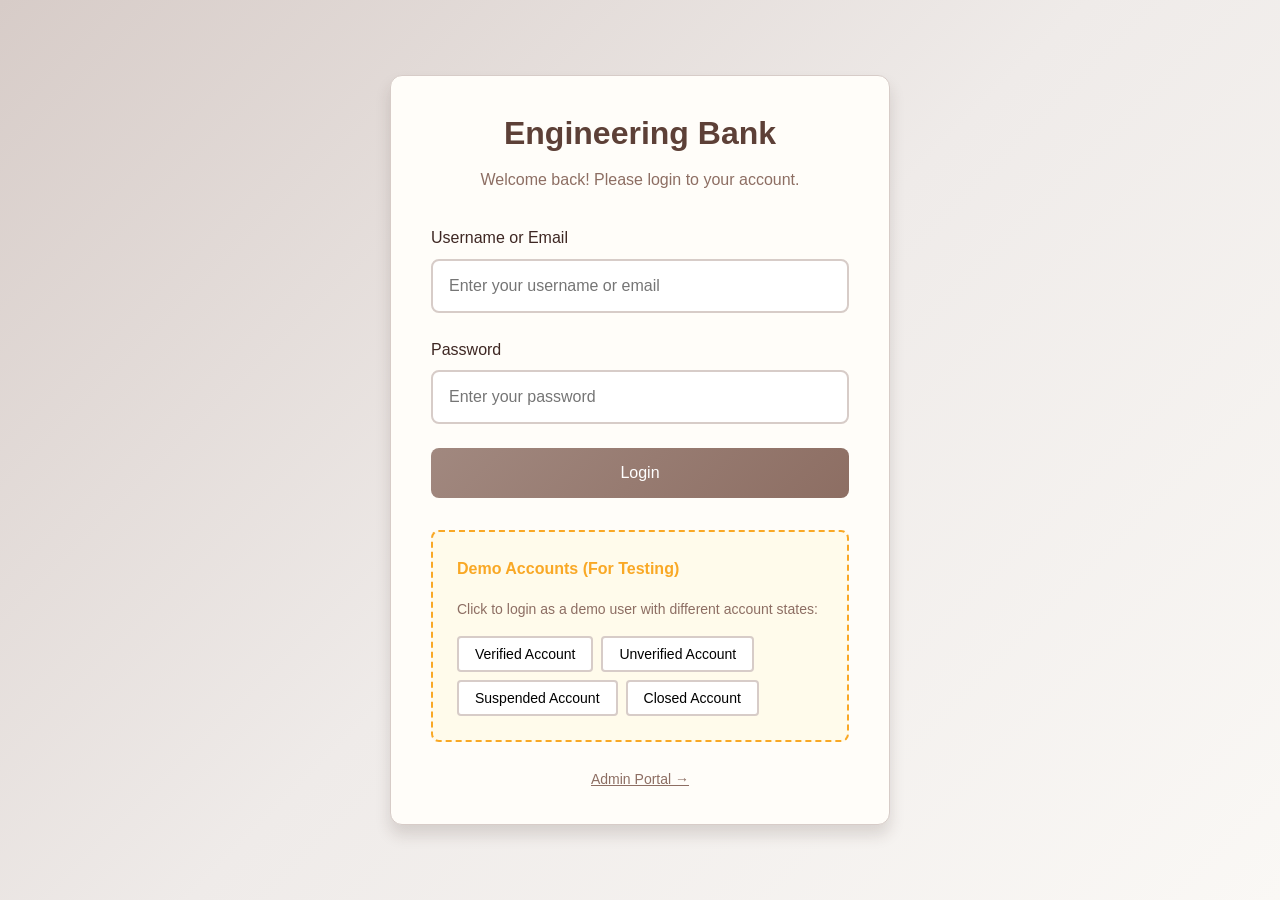
<file: index.html>
<!DOCTYPE html>
<html lang="en">
<head>
    <meta charset="UTF-8">
    <meta name="viewport" content="width=device-width, initial-scale=1.0">
    <meta name="description" content="SecureBank - Online Banking Login Portal">
    <title>Engineering Bank - Login</title>
    <link rel="stylesheet" href="styles.css">
</head>
<body>
    <div class="login-container">
        <div class="login-card">
            <!-- Bank Logo and Header -->
            <div class="login-header">
                <h1>Engineering Bank</h1>
                <p>Welcome back! Please login to your account.</p>
            </div>

            <!-- Notification Area -->
            <div id="notification" class="notification">
                <span id="notification-icon"></span>
                <span id="notification-message"></span>
            </div>

            <!-- Login Form -->
            <form id="loginForm" onsubmit="return handleLogin(event)">
                <!-- Username/Email Field -->
                <div class="form-group">
                    <label for="username">Username or Email</label>
                    <input 
                        type="text" 
                        id="username" 
                        name="username" 
                        class="form-control" 
                        placeholder="Enter your username or email"
                        autocomplete="username"
                    >
                    <span id="username-error" class="error-message">Please enter a valid username or email</span>
                </div>

                <!-- Password Field -->
                <div class="form-group">
                    <label for="password">Password</label>
                    <input 
                        type="password" 
                        id="password" 
                        name="password" 
                        class="form-control" 
                        placeholder="Enter your password"
                        autocomplete="current-password"
                    >
                    <span id="password-error" class="error-message">Password is required</span>
                </div>

                <!-- Login Button -->
                <button type="submit" id="loginBtn" class="btn btn-primary btn-block">
                    Login
                </button>
            </form>

            <!-- Demo Login Section (For Testing) -->
            <div class="testing-controls">
                <h4>Demo Accounts (For Testing)</h4>
                <p class="text-muted" style="font-size: 0.875rem; margin-bottom: 1rem;">
                    Click to login as a demo user with different account states:
                </p>
                <div class="state-buttons">
                    <button class="state-btn" onclick="demoLogin('verified')">
                        Verified Account
                    </button>
                    <button class="state-btn" onclick="demoLogin('unverified')">
                        Unverified Account
                    </button>
                    <button class="state-btn" onclick="demoLogin('suspended')">
                        Suspended Account
                    </button>
                    <button class="state-btn" onclick="demoLogin('closed')">
                        Closed Account
                    </button>
                </div>
            </div>

            <!-- Admin Link -->
            <div class="text-center mt-2">
                <a href="admin.html" style="color: var(--text-muted); font-size: 0.875rem;">
                    Admin Portal →
                </a>
            </div>
        </div>
    </div>

    <script>
        // ========================================
        // Login Page JavaScript
        // ========================================

        /**
         * Handle login form submission
         * @param {Event} event - Form submit event
         * @returns {boolean} - False to prevent form submission
         */
        function handleLogin(event) {
            event.preventDefault();
            
            // Get form values
            const username = document.getElementById('username').value.trim();
            const password = document.getElementById('password').value;
            
            // Reset error states
            clearErrors();
            
            // Validate inputs
            let isValid = true;
            
            // Username validation
            if (!username) {
                showError('username', 'Please enter your username or email');
                isValid = false;
            } else if (username.length < 3) {
                showError('username', 'Username must be at least 3 characters');
                isValid = false;
            }
            
            // Password validation
            if (!password) {
                showError('password', 'Password is required');
                isValid = false;
            } else if (password.length < 4) {
                showError('password', 'Password must be at least 4 characters');
                isValid = false;
            }
            
            if (!isValid) {
                showNotification('Please fix the errors above', 'error');
                return false;
            }
            
            // Simulate login check (demo credentials)
            const demoUsers = {
                'mohammed.osama': { password: 'password123', status: 'verified' },
                'youssef.mabrouk': { password: 'pass456', status: 'unverified' },
                'ahmed.hesam': { password: 'ahmedpass', status: 'suspended' },
                'abdelrahman': { password: 'abdel123', status: 'closed' }
            };
            
            const user = demoUsers[username.toLowerCase()];
            
            if (user && user.password === password) {
                // Successful login
                showNotification('Login successful! Redirecting...', 'success');
                
                // Store user data
                sessionStorage.setItem('loggedIn', 'true');
                sessionStorage.setItem('username', username);
                sessionStorage.setItem('accountStatus', user.status);
                
                // Redirect to dashboard after delay
                setTimeout(() => {
                    window.location.href = 'dashboard.html';
                }, 1000);
            } else {
                // Failed login
                showNotification('Invalid username or password', 'error');
            }
            
            return false;
        }

        /**
         * Demo login with predefined account state
         * @param {string} status - Account status to demo
         */
        function demoLogin(status) {
            const demoData = {
                verified: { name: 'Mohammed Osama', accountNumber: '1234567890' },
                unverified: { name: 'Youssef Mabrouk', accountNumber: '0987654321' },
                suspended: { name: 'Ahmed Hesam', accountNumber: '5555555555' },
                closed: { name: 'Abdelrahman', accountNumber: '1111111111' }
            };
            
            const data = demoData[status];
            
            // Store demo user data
            sessionStorage.setItem('loggedIn', 'true');
            sessionStorage.setItem('username', data.name);
            sessionStorage.setItem('accountNumber', data.accountNumber);
            sessionStorage.setItem('accountStatus', status);
            sessionStorage.setItem('balance', '1000.00');
            
            showNotification(`Logging in as ${data.name} (${status})...`, 'success');
            
            setTimeout(() => {
                window.location.href = 'dashboard.html';
            }, 800);
        }

        /**
         * Show error for a specific field
         * @param {string} fieldId - Field ID
         * @param {string} message - Error message
         */
        function showError(fieldId, message) {
            const field = document.getElementById(fieldId);
            const error = document.getElementById(fieldId + '-error');
            
            field.classList.add('error');
            error.textContent = message;
            error.classList.add('visible');
        }

        /**
         * Clear all error states
         */
        function clearErrors() {
            document.querySelectorAll('.form-control').forEach(field => {
                field.classList.remove('error');
            });
            document.querySelectorAll('.error-message').forEach(error => {
                error.classList.remove('visible');
            });
        }

        /**
         * Show notification message
         * @param {string} message - Message to display
         * @param {string} type - Notification type (success, error, warning, info)
         */
        function showNotification(message, type) {
            const notification = document.getElementById('notification');
            const icon = document.getElementById('notification-icon');
            const text = document.getElementById('notification-message');
            
            // Set icon based on type
            const icons = {
                success: '✅',
                error: '❌',
                warning: '⚠️',
                info: 'ℹ️'
            };
            
            // Remove all type classes
            notification.className = 'notification visible notification-' + type;
            icon.textContent = icons[type] || icons.info;
            text.textContent = message;
            
            // Auto-hide after 5 seconds (except for errors)
            if (type !== 'error') {
                setTimeout(() => {
                    notification.classList.remove('visible');
                }, 5000);
            }
        }

        // Real-time validation on input
        document.getElementById('username').addEventListener('input', function() {
            if (this.value.trim().length >= 3) {
                this.classList.remove('error');
                document.getElementById('username-error').classList.remove('visible');
            }
        });

        document.getElementById('password').addEventListener('input', function() {
            if (this.value.length >= 4) {
                this.classList.remove('error');
                document.getElementById('password-error').classList.remove('visible');
            }
        });
    </script>
</body>
</html>
</file>
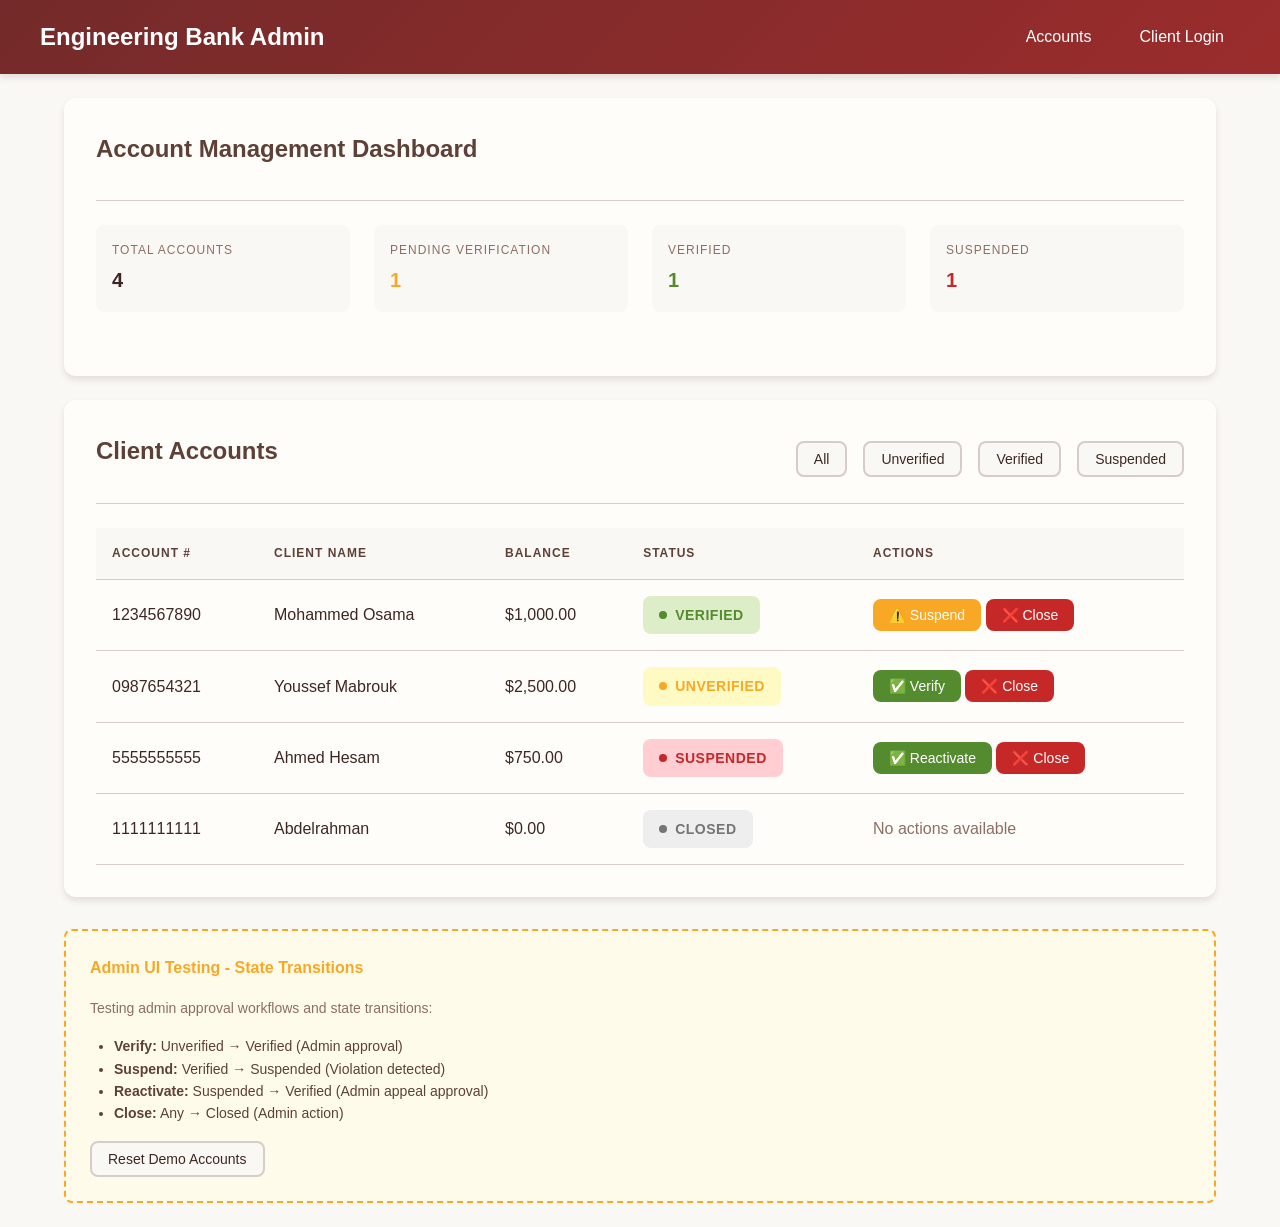
<file: admin.html>
<!DOCTYPE html>
<html lang="en">
<head>
    <meta charset="UTF-8">
    <meta name="viewport" content="width=device-width, initial-scale=1.0">
    <meta name="description" content="Engineering Bank - Admin Dashboard">
    <title>Engineering Bank - Admin Portal</title>
    <link rel="stylesheet" href="styles.css">
</head>
<body>
    <!-- Navigation Bar -->
    <nav class="navbar" style="background: linear-gradient(135deg, #742a2a, #9b2c2c);">
        <div class="navbar-content">
            <h1>Engineering Bank Admin</h1>
            <div class="navbar-links">
                <a href="admin.html">Accounts</a>
                <a href="index.html">Client Login</a>
            </div>
        </div>
    </nav>

    <div class="container">
        <!-- Notification Box -->
        <div id="notification" class="notification">
            <span id="notification-icon"></span>
            <span id="notification-message"></span>
        </div>

        <!-- Admin Overview Card -->
        <div class="card">
            <div class="card-header">
                <h2>Account Management Dashboard</h2>
            </div>
            
            <!-- Stats Overview -->
            <div class="account-info">
                <div class="info-item">
                    <label>Total Accounts</label>
                    <div class="value" id="totalAccounts">5</div>
                </div>
                <div class="info-item">
                    <label>Pending Verification</label>
                    <div class="value" id="pendingCount" style="color: var(--status-unverified);">2</div>
                </div>
                <div class="info-item">
                    <label>Verified</label>
                    <div class="value" id="verifiedCount" style="color: var(--status-verified);">2</div>
                </div>
                <div class="info-item">
                    <label>Suspended</label>
                    <div class="value" id="suspendedCount" style="color: var(--status-suspended);">1</div>
                </div>
            </div>
        </div>

        <!-- Accounts Table -->
        <div class="card">
            <div class="card-header" style="display: flex; justify-content: space-between; align-items: center;">
                <h2>Client Accounts</h2>
                <div class="btn-group">
                    <button class="btn btn-sm btn-secondary" onclick="filterAccounts('all')">All</button>
                    <button class="btn btn-sm btn-secondary" onclick="filterAccounts('unverified')">Unverified</button>
                    <button class="btn btn-sm btn-secondary" onclick="filterAccounts('verified')">Verified</button>
                    <button class="btn btn-sm btn-secondary" onclick="filterAccounts('suspended')">Suspended</button>
                </div>
            </div>
            
            <table class="data-table">
                <thead>
                    <tr>
                        <th>Account #</th>
                        <th>Client Name</th>
                        <th>Balance</th>
                        <th>Status</th>
                        <th>Actions</th>
                    </tr>
                </thead>
                <tbody id="accountsTable">
                    <!-- Populated by JavaScript -->
                </tbody>
            </table>
        </div>

        <!-- State Transition Testing -->
        <div class="testing-controls">
            <h4>Admin UI Testing - State Transitions</h4>
            <p class="text-muted" style="font-size: 0.875rem; margin-bottom: 1rem;">
                Testing admin approval workflows and state transitions:
            </p>
            <ul style="font-size: 0.875rem; margin-left: 1.5rem; color: var(--text-secondary);">
                <li><strong>Verify:</strong> Unverified → Verified (Admin approval)</li>
                <li><strong>Suspend:</strong> Verified → Suspended (Violation detected)</li>
                <li><strong>Reactivate:</strong> Suspended → Verified (Admin appeal approval)</li>
                <li><strong>Close:</strong> Any → Closed (Admin action)</li>
            </ul>
            <div style="margin-top: 1rem;">
                <button class="btn btn-sm btn-secondary" onclick="resetAccounts()">
                    Reset Demo Accounts
                </button>
            </div>
        </div>
    </div>

    <!-- Confirmation Modal -->
    <div id="confirmModal" style="display: none; position: fixed; top: 0; left: 0; right: 0; bottom: 0; background: rgba(0,0,0,0.5); z-index: 1000; justify-content: center; align-items: center;">
        <div class="card" style="max-width: 400px; margin: 2rem;">
            <h3 id="modalTitle">Confirm Action</h3>
            <p id="modalMessage" style="margin: 1rem 0;">Are you sure you want to perform this action?</p>
            <div class="btn-group">
                <button id="confirmBtn" class="btn btn-primary" onclick="confirmAction()">Confirm</button>
                <button class="btn btn-secondary" onclick="closeModal()">Cancel</button>
            </div>
        </div>
    </div>

    <script>
        // ========================================
        // Admin Dashboard JavaScript
        // ========================================

        // Demo accounts data
        let accounts = [
            { id: '1234567890', name: 'Mohammed Osama', balance: 1000.00, status: 'verified' },
            { id: '0987654321', name: 'Youssef Mabrouk', balance: 2500.00, status: 'unverified' },
            { id: '5555555555', name: 'Ahmed Hesam', balance: 750.00, status: 'suspended' },
            { id: '1111111111', name: 'Abdelrahman', balance: 0.00, status: 'closed' }
        ];

        // Pending action for modal confirmation
        let pendingAction = null;

        /**
         * Initialize admin dashboard
         */
        function initAdmin() {
            // Clear old cached data to ensure new names are used
            localStorage.removeItem('adminAccounts');
            
            renderAccounts();
            updateStats();
        }

        /**
         * Render accounts table
         * @param {string} filter - Optional status filter
         */
        function renderAccounts(filter = 'all') {
            const tbody = document.getElementById('accountsTable');
            
            const filtered = filter === 'all' 
                ? accounts 
                : accounts.filter(a => a.status === filter);
            
            if (filtered.length === 0) {
                tbody.innerHTML = '<tr><td colspan="5" class="text-center text-muted">No accounts found</td></tr>';
                return;
            }
            
            tbody.innerHTML = filtered.map(account => `
                <tr data-status="${account.status}">
                    <td>${account.id}</td>
                    <td>${account.name}</td>
                    <td>$${account.balance.toLocaleString('en-US', {minimumFractionDigits: 2})}</td>
                    <td>
                        <span class="status-label status-${account.status}">
                            <span class="status-dot"></span>
                            ${account.status.charAt(0).toUpperCase() + account.status.slice(1)}
                        </span>
                    </td>
                    <td>
                        ${getActionButtons(account)}
                    </td>
                </tr>
            `).join('');
        }

        /**
         * Get action buttons based on account status
         * @param {Object} account - Account object
         * @returns {string} HTML for action buttons
         */
        function getActionButtons(account) {
            const buttons = [];
            
            switch(account.status) {
                case 'unverified':
                    buttons.push(`<button class="btn btn-sm btn-success" onclick="showConfirm('verify', '${account.id}')">✅ Verify</button>`);
                    buttons.push(`<button class="btn btn-sm btn-danger" onclick="showConfirm('close', '${account.id}')">❌ Close</button>`);
                    break;
                    
                case 'verified':
                    buttons.push(`<button class="btn btn-sm btn-warning" onclick="showConfirm('suspend', '${account.id}')">⚠️ Suspend</button>`);
                    buttons.push(`<button class="btn btn-sm btn-danger" onclick="showConfirm('close', '${account.id}')">❌ Close</button>`);
                    break;
                    
                case 'suspended':
                    buttons.push(`<button class="btn btn-sm btn-success" onclick="showConfirm('reactivate', '${account.id}')">✅ Reactivate</button>`);
                    buttons.push(`<button class="btn btn-sm btn-danger" onclick="showConfirm('close', '${account.id}')">❌ Close</button>`);
                    break;
                    
                case 'closed':
                    buttons.push(`<span class="text-muted">No actions available</span>`);
                    break;
            }
            
            return buttons.join(' ');
        }

        /**
         * Show confirmation modal
         * @param {string} action - Action to perform
         * @param {string} accountId - Account ID
         */
        function showConfirm(action, accountId) {
            const account = accounts.find(a => a.id === accountId);
            if (!account) return;
            
            const messages = {
                verify: `Are you sure you want to verify the account for ${account.name}? This will enable full account functionality.`,
                suspend: `Are you sure you want to suspend the account for ${account.name}? All transactions will be disabled.`,
                reactivate: `Are you sure you want to reactivate the account for ${account.name}? This will restore full access.`,
                close: `Are you sure you want to close the account for ${account.name}? This action cannot be undone easily.`
            };
            
            const titles = {
                verify: 'Verify Account',
                suspend: 'Suspend Account',
                reactivate: 'Reactivate Account',
                close: 'Close Account'
            };
            
            document.getElementById('modalTitle').textContent = titles[action];
            document.getElementById('modalMessage').textContent = messages[action];
            
            // Style confirm button based on action
            const confirmBtn = document.getElementById('confirmBtn');
            confirmBtn.className = 'btn';
            if (action === 'close' || action === 'suspend') {
                confirmBtn.classList.add('btn-danger');
            } else {
                confirmBtn.classList.add('btn-success');
            }
            
            pendingAction = { action, accountId };
            document.getElementById('confirmModal').style.display = 'flex';
        }

        /**
         * Close confirmation modal
         */
        function closeModal() {
            document.getElementById('confirmModal').style.display = 'none';
            pendingAction = null;
        }

        /**
         * Confirm and execute pending action
         */
        function confirmAction() {
            if (!pendingAction) return;
            
            const { action, accountId } = pendingAction;
            const account = accounts.find(a => a.id === accountId);
            
            if (!account) {
                closeModal();
                return;
            }
            
            // Validate state transition
            const validTransitions = {
                verify: ['unverified'],
                suspend: ['verified'],
                reactivate: ['suspended'],
                close: ['unverified', 'verified', 'suspended']
            };
            
            if (!validTransitions[action].includes(account.status)) {
                showNotification(`Invalid state transition: Cannot ${action} an account with status "${account.status}"`, 'error');
                closeModal();
                return;
            }
            
            // Perform action
            const newStatus = {
                verify: 'verified',
                suspend: 'suspended',
                reactivate: 'verified',
                close: 'closed'
            };
            
            account.status = newStatus[action];
            saveAccounts();
            renderAccounts();
            updateStats();
            
            const actionMessages = {
                verify: `Account ${accountId} has been verified`,
                suspend: `Account ${accountId} has been suspended`,
                reactivate: `Account ${accountId} has been reactivated`,
                close: `Account ${accountId} has been closed`
            };
            
            showNotification(actionMessages[action], 'success');
            closeModal();
        }

        /**
         * Filter accounts by status
         * @param {string} status - Status to filter by
         */
        function filterAccounts(status) {
            renderAccounts(status);
        }

        /**
         * Update statistics display
         */
        function updateStats() {
            const total = accounts.length;
            const pending = accounts.filter(a => a.status === 'unverified').length;
            const verified = accounts.filter(a => a.status === 'verified').length;
            const suspended = accounts.filter(a => a.status === 'suspended').length;
            
            document.getElementById('totalAccounts').textContent = total;
            document.getElementById('pendingCount').textContent = pending;
            document.getElementById('verifiedCount').textContent = verified;
            document.getElementById('suspendedCount').textContent = suspended;
        }

        /**
         * Save accounts to localStorage
         */
        function saveAccounts() {
            localStorage.setItem('adminAccounts', JSON.stringify(accounts));
        }

        /**
         * Reset accounts to demo defaults
         */
        function resetAccounts() {
            accounts = [
                { id: '1234567890', name: 'Mohammed Osama', balance: 1000.00, status: 'verified' },
                { id: '0987654321', name: 'Youssef Mabrouk', balance: 2500.00, status: 'unverified' },
                { id: '5555555555', name: 'Ahmed Hesam', balance: 750.00, status: 'suspended' },
                { id: '1111111111', name: 'Abdelrahman', balance: 0.00, status: 'closed' }
            ];
            saveAccounts();
            renderAccounts();
            updateStats();
            showNotification('Demo accounts have been reset', 'info');
        }

        /**
         * Show notification message
         * @param {string} message - Message to display
         * @param {string} type - Notification type
         */
        function showNotification(message, type) {
            const notification = document.getElementById('notification');
            const icon = document.getElementById('notification-icon');
            const text = document.getElementById('notification-message');
            
            const icons = {
                success: '✅',
                error: '❌',
                warning: '⚠️',
                info: 'ℹ️'
            };
            
            notification.className = 'notification visible notification-' + type;
            icon.textContent = icons[type] || icons.info;
            text.textContent = message;
            
            setTimeout(() => {
                notification.classList.remove('visible');
            }, 5000);
        }

        // Initialize on page load
        document.addEventListener('DOMContentLoaded', initAdmin);

        // Close modal on outside click
        document.getElementById('confirmModal').addEventListener('click', function(e) {
            if (e.target === this) {
                closeModal();
            }
        });
    </script>
</body>
</html>
</file>
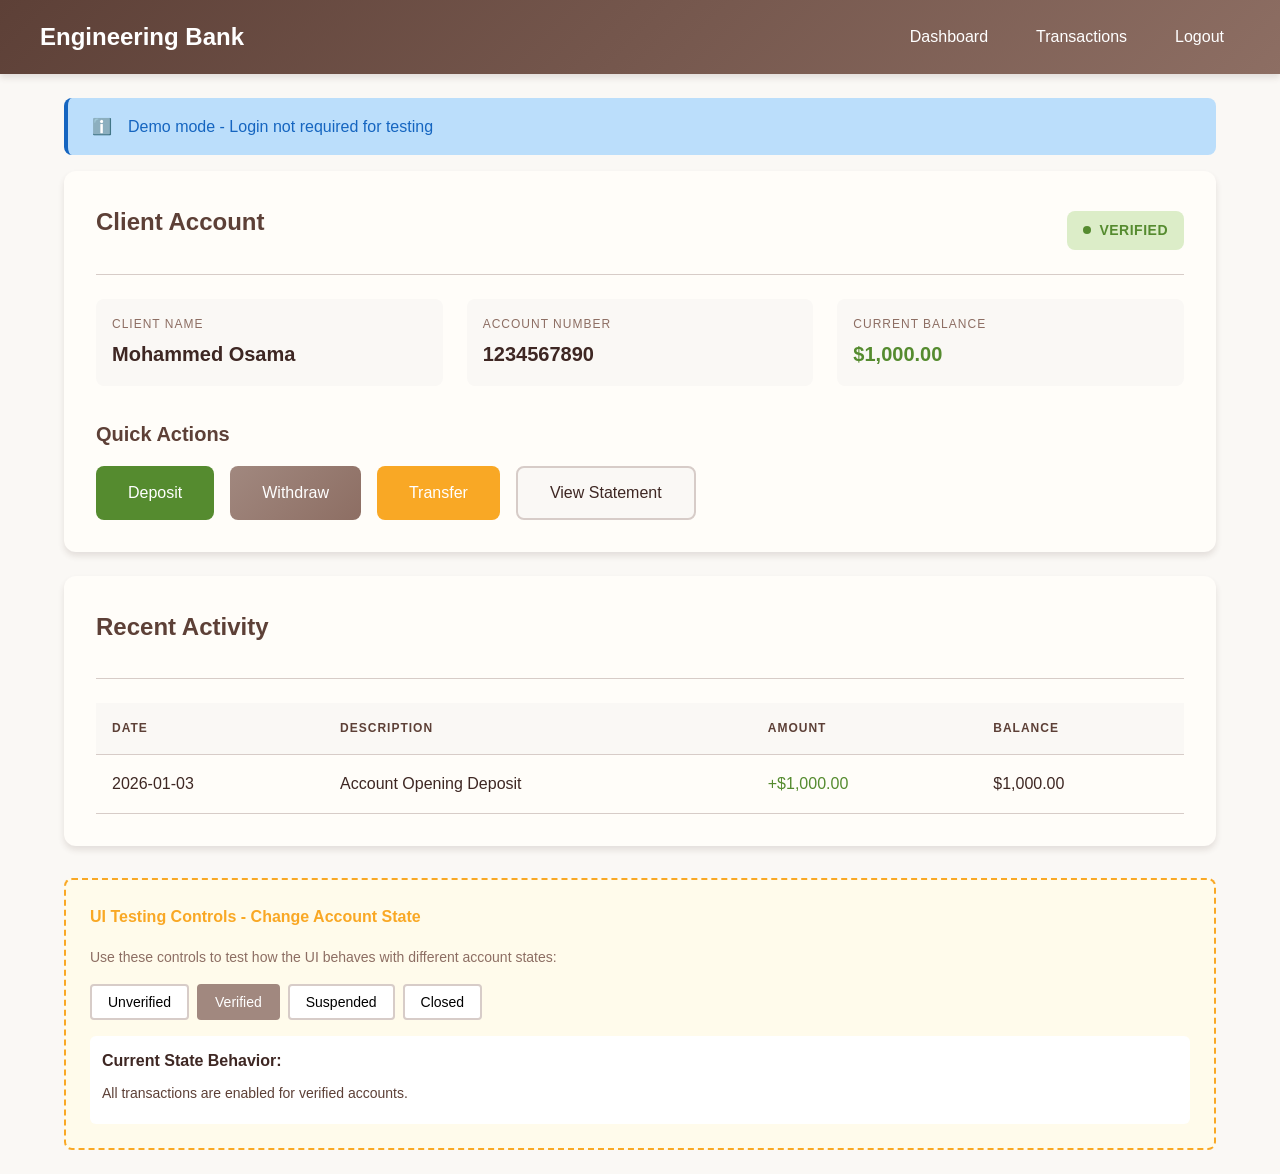
<file: dashboard.html>
<!DOCTYPE html>
<html lang="en">
<head>
    <meta charset="UTF-8">
    <meta name="viewport" content="width=device-width, initial-scale=1.0">
    <meta name="description" content="Engineering Bank - Client Account Dashboard">
    <title>Engineering Bank - Dashboard</title>
    <link rel="stylesheet" href="styles.css">
</head>
<body>
    <!-- Navigation Bar -->
    <nav class="navbar">
        <div class="navbar-content">
            <h1>Engineering Bank</h1>
            <div class="navbar-links">
                <a href="dashboard.html">Dashboard</a>
                <a href="transaction.html">Transactions</a>
                <a href="index.html" onclick="logout()">Logout</a>
            </div>
        </div>
    </nav>

    <div class="container">
        <!-- Notification Box -->
        <div id="notification" class="notification">
            <span id="notification-icon"></span>
            <span id="notification-message"></span>
        </div>

        <!-- Account Status Card -->
        <div class="card">
            <div class="card-header" style="display: flex; justify-content: space-between; align-items: center;">
                <h2>Client Account</h2>
                <div id="statusLabel" class="status-label status-verified">
                    <span class="status-dot"></span>
                    <span id="statusText">Verified</span>
                </div>
            </div>

            <!-- Account Information -->
            <div class="account-info">
                <div class="info-item">
                    <label>Client Name</label>
                    <div class="value" id="clientName">Mohammed Osama</div>
                </div>
                <div class="info-item">
                    <label>Account Number</label>
                    <div class="value" id="accountNumber">1234567890</div>
                </div>
                <div class="info-item">
                    <label>Current Balance</label>
                    <div class="value balance" id="balance">$1,000.00</div>
                </div>
            </div>

            <!-- Action Buttons -->
            <h3 style="margin-bottom: 1rem;">Quick Actions</h3>
            <div class="btn-group">
                <button id="depositBtn" class="btn btn-success" onclick="goToTransaction('deposit')">
                    Deposit
                </button>
                <button id="withdrawBtn" class="btn btn-primary" onclick="goToTransaction('withdraw')">
                    Withdraw
                </button>
                <button id="transferBtn" class="btn btn-warning" onclick="goToTransaction('transfer')">
                    Transfer
                </button>
                <button id="statementBtn" class="btn btn-secondary" onclick="viewStatement()">
                    View Statement
                </button>
            </div>
        </div>

        <!-- Recent Activity Card -->
        <div class="card">
            <div class="card-header">
                <h2>Recent Activity</h2>
            </div>
            <table class="data-table">
                <thead>
                    <tr>
                        <th>Date</th>
                        <th>Description</th>
                        <th>Amount</th>
                        <th>Balance</th>
                    </tr>
                </thead>
                <tbody id="activityTable">
                    <tr>
                        <td>2026-01-03</td>
                        <td>Account Opening Deposit</td>
                        <td style="color: var(--status-verified);">+$1,000.00</td>
                        <td>$1,000.00</td>
                    </tr>
                </tbody>
            </table>
        </div>

        <!-- State Testing Controls (For UI Testing) -->
        <div class="testing-controls">
            <h4>UI Testing Controls - Change Account State</h4>
            <p class="text-muted" style="font-size: 0.875rem; margin-bottom: 1rem;">
                Use these controls to test how the UI behaves with different account states:
            </p>
            <div class="state-buttons">
                <button id="stateUnverified" class="state-btn" onclick="setAccountState('unverified')">
                    Unverified
                </button>
                <button id="stateVerified" class="state-btn active" onclick="setAccountState('verified')">
                    Verified
                </button>
                <button id="stateSuspended" class="state-btn" onclick="setAccountState('suspended')">
                    Suspended
                </button>
                <button id="stateClosed" class="state-btn" onclick="setAccountState('closed')">
                    Closed
                </button>
            </div>
            <div style="margin-top: 1rem; padding: 0.75rem; background: white; border-radius: 6px;">
                <strong>Current State Behavior:</strong>
                <p id="stateBehaviorDescription" style="margin-top: 0.5rem; font-size: 0.875rem;">
                    All transactions are enabled for verified accounts.
                </p>
            </div>
        </div>
    </div>

    <script>
        // ========================================
        // Dashboard JavaScript
        // ========================================

        // Current account state
        let currentState = 'verified';

        /**
         * Initialize dashboard on page load
         */
        function initDashboard() {
            // Check if user is logged in
            const loggedIn = sessionStorage.getItem('loggedIn');
            if (!loggedIn) {
                // Allow access for testing, but show notification
                showNotification('Demo mode - Login not required for testing', 'info');
            }
            
            // Load user data from session
            const username = sessionStorage.getItem('username') || 'Mohammed Osama';
            const accountNumber = sessionStorage.getItem('accountNumber') || '1234567890';
            const status = sessionStorage.getItem('accountStatus') || 'verified';
            const balance = sessionStorage.getItem('balance') || '1000.00';
            
            // Update display
            document.getElementById('clientName').textContent = username;
            document.getElementById('accountNumber').textContent = accountNumber;
            document.getElementById('balance').textContent = '$' + parseFloat(balance).toLocaleString('en-US', {minimumFractionDigits: 2});
            
            // Set initial state
            setAccountState(status);
        }

        /**
         * Set account state and update UI accordingly
         * @param {string} state - Account state (unverified, verified, suspended, closed)
         */
        function setAccountState(state) {
            currentState = state;
            
            // Update session storage
            sessionStorage.setItem('accountStatus', state);
            
            // Get UI elements
            const statusLabel = document.getElementById('statusLabel');
            const statusText = document.getElementById('statusText');
            const depositBtn = document.getElementById('depositBtn');
            const withdrawBtn = document.getElementById('withdrawBtn');
            const transferBtn = document.getElementById('transferBtn');
            const statementBtn = document.getElementById('statementBtn');
            const behaviorDesc = document.getElementById('stateBehaviorDescription');
            
            // Update state buttons active state
            document.querySelectorAll('.state-btn').forEach(btn => {
                btn.classList.remove('active');
            });
            document.getElementById('state' + state.charAt(0).toUpperCase() + state.slice(1)).classList.add('active');
            
            // Remove all status classes
            statusLabel.className = 'status-label';
            
            // Apply state-specific behavior
            switch(state) {
                case 'unverified':
                    statusLabel.classList.add('status-unverified');
                    statusText.textContent = 'Unverified';
                    // Unverified: Limited functionality
                    depositBtn.disabled = false;
                    withdrawBtn.disabled = true;
                    transferBtn.disabled = true;
                    statementBtn.disabled = false;
                    behaviorDesc.textContent = 'Unverified accounts can only make deposits. Withdrawals and transfers are disabled until verified by admin.';
                    showNotification('Account pending verification. Some features are limited.', 'warning');
                    break;
                    
                case 'verified':
                    statusLabel.classList.add('status-verified');
                    statusText.textContent = 'Verified';
                    // Verified: Full access
                    depositBtn.disabled = false;
                    withdrawBtn.disabled = false;
                    transferBtn.disabled = false;
                    statementBtn.disabled = false;
                    behaviorDesc.textContent = 'All transactions are enabled for verified accounts.';
                    break;
                    
                case 'suspended':
                    statusLabel.classList.add('status-suspended');
                    statusText.textContent = 'Suspended';
                    // Suspended: No transactions, can view only
                    depositBtn.disabled = true;
                    withdrawBtn.disabled = true;
                    transferBtn.disabled = true;
                    statementBtn.disabled = false;
                    behaviorDesc.textContent = 'Suspended accounts cannot perform any transactions. Only viewing statement is allowed. Contact support to appeal.';
                    showNotification('Account is suspended. All transactions are disabled.', 'error');
                    break;
                    
                case 'closed':
                    statusLabel.classList.add('status-closed');
                    statusText.textContent = 'Closed';
                    // Closed: No access
                    depositBtn.disabled = true;
                    withdrawBtn.disabled = true;
                    transferBtn.disabled = true;
                    statementBtn.disabled = true;
                    behaviorDesc.textContent = 'Closed accounts have no access to any features. All buttons are disabled.';
                    showNotification('Account is closed. No actions available.', 'error');
                    break;
            }
        }

        /**
         * Navigate to transaction page with specified type
         * @param {string} type - Transaction type (deposit, withdraw, transfer)
         */
        function goToTransaction(type) {
            // Check if action is allowed based on current state
            if (currentState === 'closed') {
                showNotification('Cannot perform transactions. Account is closed.', 'error');
                return;
            }
            
            if (currentState === 'suspended') {
                showNotification('Cannot perform transactions. Account is suspended.', 'error');
                return;
            }
            
            if (currentState === 'unverified' && (type === 'withdraw' || type === 'transfer')) {
                showNotification('Withdrawals and transfers require account verification.', 'warning');
                return;
            }
            
            // Store transaction type and navigate
            sessionStorage.setItem('transactionType', type);
            window.location.href = 'transaction.html?type=' + type;
        }

        /**
         * View account statement
         */
        function viewStatement() {
            if (currentState === 'closed') {
                showNotification('Cannot view statement. Account is closed.', 'error');
                return;
            }
            
            showNotification('Statement downloaded successfully!', 'success');
            
            // Simulate statement view
            const statement = `
=================================
        Engineering Bank Statement
=================================
Account Holder: ${document.getElementById('clientName').textContent}
Account Number: ${document.getElementById('accountNumber').textContent}
Statement Date: ${new Date().toLocaleDateString()}
Current Balance: ${document.getElementById('balance').textContent}
Status: ${currentState.toUpperCase()}
=================================
            `;
            
            console.log(statement);
        }

        /**
         * Logout user
         */
        function logout() {
            sessionStorage.clear();
            showNotification('Logged out successfully', 'success');
        }

        /**
         * Show notification message
         * @param {string} message - Message to display
         * @param {string} type - Notification type (success, error, warning, info)
         */
        function showNotification(message, type) {
            const notification = document.getElementById('notification');
            const icon = document.getElementById('notification-icon');
            const text = document.getElementById('notification-message');
            
            const icons = {
                success: '✅',
                error: '❌',
                warning: '⚠️',
                info: 'ℹ️'
            };
            
            notification.className = 'notification visible notification-' + type;
            icon.textContent = icons[type] || icons.info;
            text.textContent = message;
            
            // Auto-hide after 5 seconds
            setTimeout(() => {
                notification.classList.remove('visible');
            }, 5000);
        }

        // Initialize on page load
        document.addEventListener('DOMContentLoaded', initDashboard);
    </script>
</body>
</html>
</file>
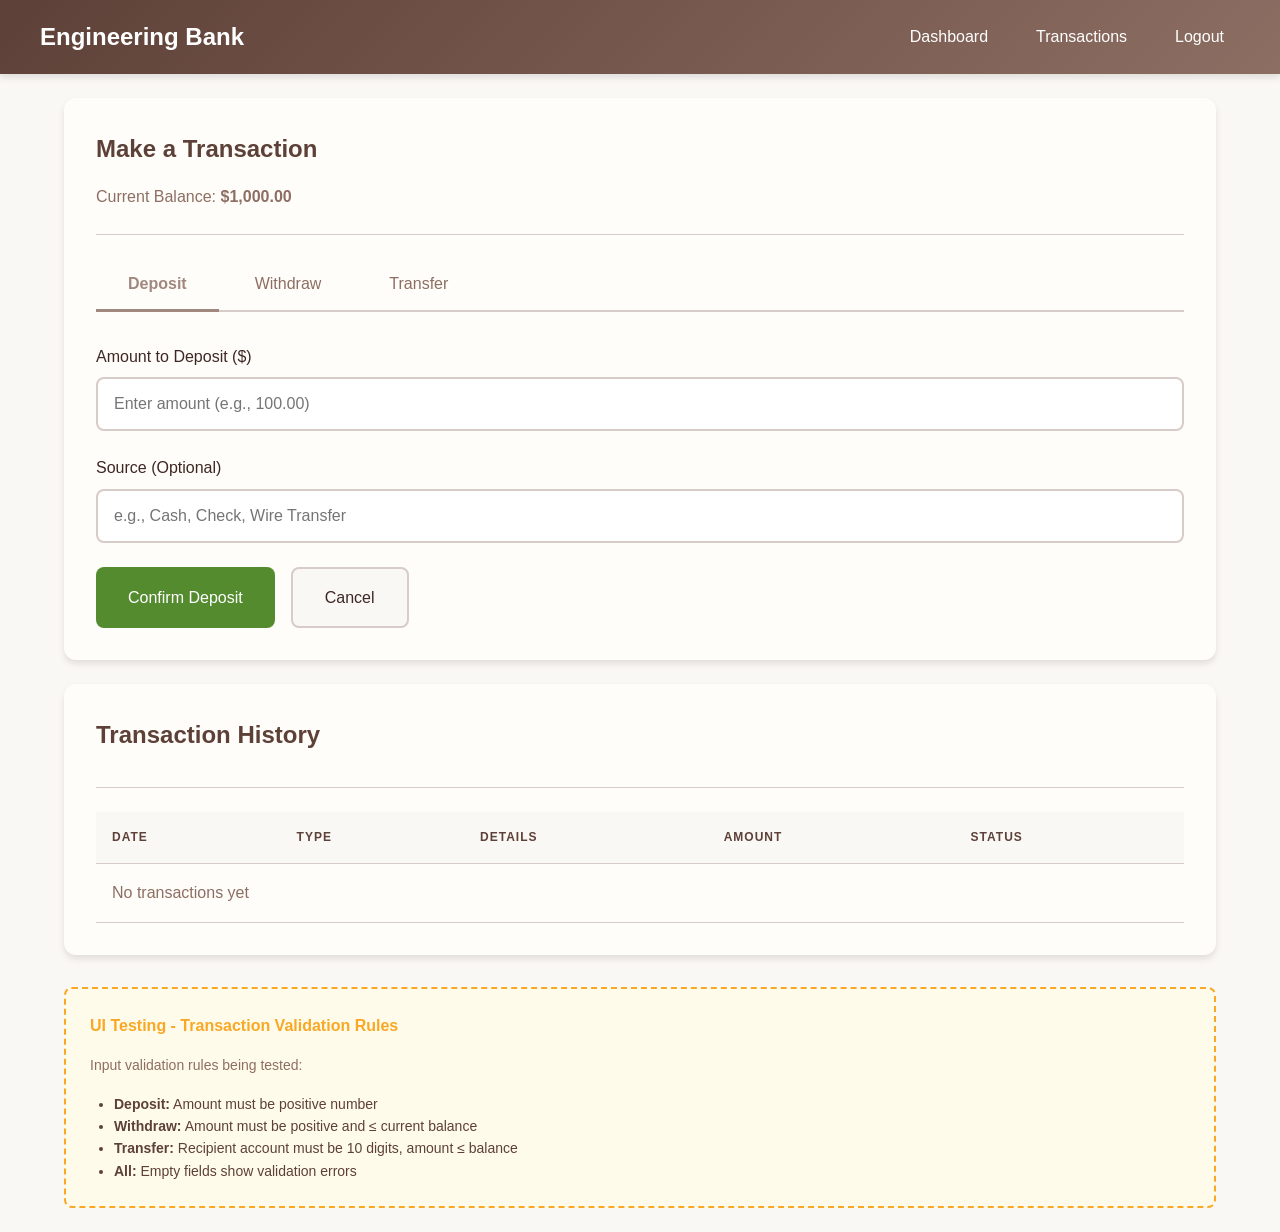
<file: transaction.html>
<!DOCTYPE html>
<html lang="en">
<head>
    <meta charset="UTF-8">
    <meta name="viewport" content="width=device-width, initial-scale=1.0">
    <meta name="description" content="Engineering Bank - Perform Transactions">
    <title>Engineering Bank - Transaction</title>
    <link rel="stylesheet" href="styles.css">
</head>
<body>
    <!-- Navigation Bar -->
    <nav class="navbar">
        <div class="navbar-content">
            <h1>Engineering Bank</h1>
            <div class="navbar-links">
                <a href="dashboard.html">Dashboard</a>
                <a href="transaction.html">Transactions</a>
                <a href="index.html" onclick="logout()">Logout</a>
            </div>
        </div>
    </nav>

    <div class="container">
        <!-- Notification Box -->
        <div id="notification" class="notification">
            <span id="notification-icon"></span>
            <span id="notification-message"></span>
        </div>

        <!-- Transaction Card -->
        <div class="card">
            <div class="card-header">
                <h2>Make a Transaction</h2>
                <p class="text-muted">Current Balance: <strong id="currentBalance">$1,000.00</strong></p>
            </div>

            <!-- Transaction Type Tabs -->
            <div class="transaction-tabs">
                <button id="tabDeposit" class="tab-btn active" onclick="switchTab('deposit')">
                    Deposit
                </button>
                <button id="tabWithdraw" class="tab-btn" onclick="switchTab('withdraw')">
                    Withdraw
                </button>
                <button id="tabTransfer" class="tab-btn" onclick="switchTab('transfer')">
                    Transfer
                </button>
            </div>

            <!-- Deposit Form -->
            <form id="depositForm" class="transaction-form active" onsubmit="return handleDeposit(event)">
                <div class="form-group">
                    <label for="depositAmount">Amount to Deposit ($)</label>
                    <input 
                        type="number" 
                        id="depositAmount" 
                        name="depositAmount" 
                        class="form-control" 
                        placeholder="Enter amount (e.g., 100.00)"
                        min="0.01"
                        step="0.01"
                    >
                    <span id="depositAmount-error" class="error-message"></span>
                </div>
                <div class="form-group">
                    <label for="depositSource">Source (Optional)</label>
                    <input 
                        type="text" 
                        id="depositSource" 
                        name="depositSource" 
                        class="form-control" 
                        placeholder="e.g., Cash, Check, Wire Transfer"
                    >
                </div>
                <div class="btn-group">
                    <button type="submit" class="btn btn-success">
                        Confirm Deposit
                    </button>
                    <a href="dashboard.html" class="btn btn-secondary">Cancel</a>
                </div>
            </form>

            <!-- Withdraw Form -->
            <form id="withdrawForm" class="transaction-form" onsubmit="return handleWithdraw(event)">
                <div class="form-group">
                    <label for="withdrawAmount">Amount to Withdraw ($)</label>
                    <input 
                        type="number" 
                        id="withdrawAmount" 
                        name="withdrawAmount" 
                        class="form-control" 
                        placeholder="Enter amount (e.g., 50.00)"
                        min="0.01"
                        step="0.01"
                    >
                    <span id="withdrawAmount-error" class="error-message"></span>
                </div>
                <div class="form-group">
                    <label for="withdrawReason">Reason (Optional)</label>
                    <input 
                        type="text" 
                        id="withdrawReason" 
                        name="withdrawReason" 
                        class="form-control" 
                        placeholder="e.g., ATM, Bills, Personal"
                    >
                </div>
                <div class="btn-group">
                    <button type="submit" id="withdrawSubmitBtn" class="btn btn-primary">
                        Confirm Withdrawal
                    </button>
                    <a href="dashboard.html" class="btn btn-secondary">Cancel</a>
                </div>
            </form>

            <!-- Transfer Form -->
            <form id="transferForm" class="transaction-form" onsubmit="return handleTransfer(event)">
                <div class="form-group">
                    <label for="transferRecipient">Recipient Account Number</label>
                    <input 
                        type="text" 
                        id="transferRecipient" 
                        name="transferRecipient" 
                        class="form-control" 
                        placeholder="Enter 10-digit account number"
                        maxlength="10"
                    >
                    <span id="transferRecipient-error" class="error-message"></span>
                </div>
                <div class="form-group">
                    <label for="transferRecipientName">Recipient Name</label>
                    <input 
                        type="text" 
                        id="transferRecipientName" 
                        name="transferRecipientName" 
                        class="form-control" 
                        placeholder="Enter recipient's name"
                    >
                    <span id="transferRecipientName-error" class="error-message"></span>
                </div>
                <div class="form-group">
                    <label for="transferAmount">Amount to Transfer ($)</label>
                    <input 
                        type="number" 
                        id="transferAmount" 
                        name="transferAmount" 
                        class="form-control" 
                        placeholder="Enter amount (e.g., 100.00)"
                        min="0.01"
                        step="0.01"
                    >
                    <span id="transferAmount-error" class="error-message"></span>
                </div>
                <div class="form-group">
                    <label for="transferNote">Note (Optional)</label>
                    <input 
                        type="text" 
                        id="transferNote" 
                        name="transferNote" 
                        class="form-control" 
                        placeholder="e.g., Rent, Payment, Gift"
                    >
                </div>
                <div class="btn-group">
                    <button type="submit" id="transferSubmitBtn" class="btn btn-warning">
                        Confirm Transfer
                    </button>
                    <a href="dashboard.html" class="btn btn-secondary">Cancel</a>
                </div>
            </form>
        </div>

        <!-- Transaction History Card -->
        <div class="card">
            <div class="card-header">
                <h2>Transaction History</h2>
            </div>
            <table class="data-table">
                <thead>
                    <tr>
                        <th>Date</th>
                        <th>Type</th>
                        <th>Details</th>
                        <th>Amount</th>
                        <th>Status</th>
                    </tr>
                </thead>
                <tbody id="transactionHistory">
                    <tr>
                        <td colspan="5" class="text-center text-muted">No transactions yet</td>
                    </tr>
                </tbody>
            </table>
        </div>

        <!-- State Testing Controls -->
        <div class="testing-controls">
            <h4>UI Testing - Transaction Validation Rules</h4>
            <p class="text-muted" style="font-size: 0.875rem; margin-bottom: 1rem;">
                Input validation rules being tested:
            </p>
            <ul style="font-size: 0.875rem; margin-left: 1.5rem; color: var(--text-secondary);">
                <li><strong>Deposit:</strong> Amount must be positive number</li>
                <li><strong>Withdraw:</strong> Amount must be positive and ≤ current balance</li>
                <li><strong>Transfer:</strong> Recipient account must be 10 digits, amount ≤ balance</li>
                <li><strong>All:</strong> Empty fields show validation errors</li>
            </ul>
        </div>
    </div>

    <script>
        // ========================================
        // Transaction Page JavaScript
        // ========================================

        // Current balance (loaded from session)
        let currentBalance = 1000.00;
        let transactions = [];

        /**
         * Initialize transaction page
         */
        function initTransaction() {
            // Load balance from session
            const storedBalance = sessionStorage.getItem('balance');
            if (storedBalance) {
                currentBalance = parseFloat(storedBalance);
            }
            updateBalanceDisplay();
            
            // Check account state
            const status = sessionStorage.getItem('accountStatus') || 'verified';
            applyStateRestrictions(status);
            
            // Get transaction type from URL
            const urlParams = new URLSearchParams(window.location.search);
            const type = urlParams.get('type');
            if (type) {
                switchTab(type);
            }
            
            // Load transaction history
            loadTransactionHistory();
        }

        /**
         * Apply state-based restrictions to transaction tabs
         * @param {string} state - Account state
         */
        function applyStateRestrictions(state) {
            const tabWithdraw = document.getElementById('tabWithdraw');
            const tabTransfer = document.getElementById('tabTransfer');
            const tabDeposit = document.getElementById('tabDeposit');
            
            switch(state) {
                case 'unverified':
                    tabWithdraw.disabled = true;
                    tabTransfer.disabled = true;
                    showNotification('Unverified account: Only deposits are allowed.', 'warning');
                    break;
                case 'suspended':
                    tabDeposit.disabled = true;
                    tabWithdraw.disabled = true;
                    tabTransfer.disabled = true;
                    showNotification('Suspended account: All transactions are disabled.', 'error');
                    break;
                case 'closed':
                    tabDeposit.disabled = true;
                    tabWithdraw.disabled = true;
                    tabTransfer.disabled = true;
                    showNotification('Closed account: No transactions allowed.', 'error');
                    break;
            }
        }

        /**
         * Switch between transaction tabs
         * @param {string} tab - Tab name (deposit, withdraw, transfer)
         */
        function switchTab(tab) {
            // Check if tab is disabled
            const tabBtn = document.getElementById('tab' + tab.charAt(0).toUpperCase() + tab.slice(1));
            if (tabBtn && tabBtn.disabled) {
                showNotification('This transaction type is not available for your account.', 'error');
                return;
            }
            
            // Hide all forms
            document.querySelectorAll('.transaction-form').forEach(form => {
                form.classList.remove('active');
            });
            
            // Remove active from all tabs
            document.querySelectorAll('.tab-btn').forEach(btn => {
                btn.classList.remove('active');
            });
            
            // Show selected form and activate tab
            document.getElementById(tab + 'Form').classList.add('active');
            document.getElementById('tab' + tab.charAt(0).toUpperCase() + tab.slice(1)).classList.add('active');
            
            // Clear any errors
            clearErrors();
        }

        /**
         * Handle deposit form submission
         * @param {Event} event - Form submit event
         */
        function handleDeposit(event) {
            event.preventDefault();
            clearErrors();
            
            const amount = parseFloat(document.getElementById('depositAmount').value);
            const source = document.getElementById('depositSource').value || 'Cash';
            
            // Validate amount
            if (!amount || isNaN(amount)) {
                showError('depositAmount', 'Please enter a valid amount');
                return false;
            }
            
            if (amount <= 0) {
                showError('depositAmount', 'Amount must be greater than zero');
                return false;
            }
            
            if (amount > 10000) {
                showError('depositAmount', 'Maximum deposit is $10,000 per transaction');
                return false;
            }
            
            // Process deposit
            currentBalance += amount;
            updateBalanceDisplay();
            sessionStorage.setItem('balance', currentBalance.toFixed(2));
            
            // Add to history
            addTransaction('Deposit', source, amount, 'success');
            
            showNotification(`Successfully deposited $${amount.toFixed(2)}`, 'success');
            document.getElementById('depositForm').reset();
            
            return false;
        }

        /**
         * Handle withdraw form submission
         * @param {Event} event - Form submit event
         */
        function handleWithdraw(event) {
            event.preventDefault();
            clearErrors();
            
            const amount = parseFloat(document.getElementById('withdrawAmount').value);
            const reason = document.getElementById('withdrawReason').value || 'ATM';
            
            // Validate amount
            if (!amount || isNaN(amount)) {
                showError('withdrawAmount', 'Please enter a valid amount');
                return false;
            }
            
            if (amount <= 0) {
                showError('withdrawAmount', 'Amount must be greater than zero');
                return false;
            }
            
            if (amount > currentBalance) {
                showError('withdrawAmount', `Insufficient funds. Available balance: $${currentBalance.toFixed(2)}`);
                return false;
            }
            
            if (amount > 5000) {
                showError('withdrawAmount', 'Maximum withdrawal is $5,000 per transaction');
                return false;
            }
            
            // Process withdrawal
            currentBalance -= amount;
            updateBalanceDisplay();
            sessionStorage.setItem('balance', currentBalance.toFixed(2));
            
            // Add to history
            addTransaction('Withdrawal', reason, -amount, 'success');
            
            showNotification(`Successfully withdrew $${amount.toFixed(2)}`, 'success');
            document.getElementById('withdrawForm').reset();
            
            return false;
        }

        /**
         * Handle transfer form submission
         * @param {Event} event - Form submit event
         */
        function handleTransfer(event) {
            event.preventDefault();
            clearErrors();
            
            const recipient = document.getElementById('transferRecipient').value.trim();
            const recipientName = document.getElementById('transferRecipientName').value.trim();
            const amount = parseFloat(document.getElementById('transferAmount').value);
            const note = document.getElementById('transferNote').value || 'Transfer';
            
            let isValid = true;
            
            // Validate recipient account
            if (!recipient) {
                showError('transferRecipient', 'Recipient account number is required');
                isValid = false;
            } else if (!/^\d{10}$/.test(recipient)) {
                showError('transferRecipient', 'Account number must be exactly 10 digits');
                isValid = false;
            } else if (recipient === sessionStorage.getItem('accountNumber')) {
                showError('transferRecipient', 'Cannot transfer to your own account');
                isValid = false;
            }
            
            // Validate recipient name
            if (!recipientName) {
                showError('transferRecipientName', 'Recipient name is required');
                isValid = false;
            } else if (recipientName.length < 2) {
                showError('transferRecipientName', 'Please enter a valid name');
                isValid = false;
            }
            
            // Validate amount
            if (!amount || isNaN(amount)) {
                showError('transferAmount', 'Please enter a valid amount');
                isValid = false;
            } else if (amount <= 0) {
                showError('transferAmount', 'Amount must be greater than zero');
                isValid = false;
            } else if (amount > currentBalance) {
                showError('transferAmount', `Insufficient funds. Available balance: $${currentBalance.toFixed(2)}`);
                isValid = false;
            } else if (amount > 10000) {
                showError('transferAmount', 'Maximum transfer is $10,000 per transaction');
                isValid = false;
            }
            
            if (!isValid) {
                showNotification('Please fix the errors above', 'error');
                return false;
            }
            
            // Process transfer
            currentBalance -= amount;
            updateBalanceDisplay();
            sessionStorage.setItem('balance', currentBalance.toFixed(2));
            
            // Add to history
            addTransaction('Transfer', `To: ${recipientName} (${recipient})`, -amount, 'success');
            
            showNotification(`Successfully transferred $${amount.toFixed(2)} to ${recipientName}`, 'success');
            document.getElementById('transferForm').reset();
            
            return false;
        }

        /**
         * Update balance display
         */
        function updateBalanceDisplay() {
            document.getElementById('currentBalance').textContent = 
                '$' + currentBalance.toLocaleString('en-US', {minimumFractionDigits: 2, maximumFractionDigits: 2});
        }

        /**
         * Add transaction to history
         * @param {string} type - Transaction type
         * @param {string} details - Transaction details
         * @param {number} amount - Transaction amount
         * @param {string} status - Transaction status
         */
        function addTransaction(type, details, amount, status) {
            const transaction = {
                date: new Date().toLocaleDateString(),
                type: type,
                details: details,
                amount: amount,
                status: status
            };
            
            transactions.unshift(transaction);
            saveTransactionHistory();
            loadTransactionHistory();
        }

        /**
         * Load transaction history from session
         */
        function loadTransactionHistory() {
            const stored = sessionStorage.getItem('transactions');
            if (stored) {
                transactions = JSON.parse(stored);
            }
            
            const tbody = document.getElementById('transactionHistory');
            
            if (transactions.length === 0) {
                tbody.innerHTML = '<tr><td colspan="5" class="text-center text-muted">No transactions yet</td></tr>';
                return;
            }
            
            tbody.innerHTML = transactions.map(t => `
                <tr>
                    <td>${t.date}</td>
                    <td>${t.type}</td>
                    <td>${t.details}</td>
                    <td style="color: ${t.amount >= 0 ? 'var(--status-verified)' : 'var(--status-suspended)'};">
                        ${t.amount >= 0 ? '+' : ''}$${Math.abs(t.amount).toFixed(2)}
                    </td>
                    <td><span class="status-label status-verified" style="padding: 0.25rem 0.5rem; font-size: 0.75rem;">${t.status}</span></td>
                </tr>
            `).join('');
        }

        /**
         * Save transaction history to session
         */
        function saveTransactionHistory() {
            sessionStorage.setItem('transactions', JSON.stringify(transactions));
        }

        /**
         * Show error for a specific field
         * @param {string} fieldId - Field ID
         * @param {string} message - Error message
         */
        function showError(fieldId, message) {
            const field = document.getElementById(fieldId);
            const error = document.getElementById(fieldId + '-error');
            
            if (field) field.classList.add('error');
            if (error) {
                error.textContent = message;
                error.classList.add('visible');
            }
        }

        /**
         * Clear all error states
         */
        function clearErrors() {
            document.querySelectorAll('.form-control').forEach(field => {
                field.classList.remove('error');
            });
            document.querySelectorAll('.error-message').forEach(error => {
                error.classList.remove('visible');
            });
        }

        /**
         * Show notification message
         * @param {string} message - Message to display
         * @param {string} type - Notification type
         */
        function showNotification(message, type) {
            const notification = document.getElementById('notification');
            const icon = document.getElementById('notification-icon');
            const text = document.getElementById('notification-message');
            
            const icons = {
                success: '✅',
                error: '❌',
                warning: '⚠️',
                info: 'ℹ️'
            };
            
            notification.className = 'notification visible notification-' + type;
            icon.textContent = icons[type] || icons.info;
            text.textContent = message;
            
            setTimeout(() => {
                notification.classList.remove('visible');
            }, 5000);
        }

        /**
         * Logout user
         */
        function logout() {
            sessionStorage.clear();
        }

        // Initialize on page load
        document.addEventListener('DOMContentLoaded', initTransaction);
    </script>
</body>
</html>
</file>
<file: styles.css>
/* ========================================
   SecureBank - Banking GUI Design System
   ======================================== */

/* CSS Variables - Warm Beige Color Palette */
:root {
    --primary-color: #5d4037;
    --primary-light: #8d6e63;
    --primary-dark: #3e2723;
    --accent-color: #a1887f;
    --accent-hover: #8d6e63;
    
    /* Status Colors */
    --status-verified: #558b2f;
    --status-verified-bg: #dcedc8;
    --status-unverified: #f9a825;
    --status-unverified-bg: #fff9c4;
    --status-suspended: #c62828;
    --status-suspended-bg: #ffcdd2;
    --status-closed: #757575;
    --status-closed-bg: #eeeeee;
    
    /* Notification Colors */
    --success-color: #558b2f;
    --success-bg: #dcedc8;
    --error-color: #c62828;
    --error-bg: #ffcdd2;
    --warning-color: #f9a825;
    --warning-bg: #fff9c4;
    --info-color: #1565c0;
    --info-bg: #bbdefb;
    
    /* Neutral Colors - Beige Theme */
    --bg-color: #faf8f5;
    --card-bg: #fffdf9;
    --text-primary: #3e2723;
    --text-secondary: #5d4037;
    --text-muted: #8d6e63;
    --border-color: #d7ccc8;
    
    /* Shadows */
    --shadow-sm: 0 1px 2px rgba(62, 39, 35, 0.08);
    --shadow-md: 0 4px 6px rgba(62, 39, 35, 0.12);
    --shadow-lg: 0 10px 15px rgba(62, 39, 35, 0.15);
    
    /* Spacing */
    --spacing-xs: 0.25rem;
    --spacing-sm: 0.5rem;
    --spacing-md: 1rem;
    --spacing-lg: 1.5rem;
    --spacing-xl: 2rem;
    
    /* Border Radius */
    --radius-sm: 4px;
    --radius-md: 8px;
    --radius-lg: 12px;
}

/* Reset & Base Styles */
* {
    margin: 0;
    padding: 0;
    box-sizing: border-box;
}

body {
    font-family: 'Segoe UI', Tahoma, Geneva, Verdana, sans-serif;
    background-color: var(--bg-color);
    color: var(--text-primary);
    line-height: 1.6;
    min-height: 100vh;
}

/* Typography */
h1, h2, h3, h4 {
    font-weight: 600;
    color: var(--primary-color);
    margin-bottom: var(--spacing-md);
}

h1 { font-size: 2rem; }
h2 { font-size: 1.5rem; }
h3 { font-size: 1.25rem; }
h4 { font-size: 1rem; }

p {
    color: var(--text-secondary);
    margin-bottom: var(--spacing-sm);
}

/* Layout Components */
.container {
    max-width: 1200px;
    margin: 0 auto;
    padding: var(--spacing-lg);
}

.card {
    background: var(--card-bg);
    border-radius: var(--radius-lg);
    box-shadow: var(--shadow-md);
    padding: var(--spacing-xl);
    margin-bottom: var(--spacing-lg);
}

.card-header {
    border-bottom: 1px solid var(--border-color);
    padding-bottom: var(--spacing-md);
    margin-bottom: var(--spacing-lg);
}

/* Header / Navbar */
.navbar {
    background: linear-gradient(135deg, var(--primary-color), var(--primary-light));
    color: white;
    padding: var(--spacing-md) var(--spacing-xl);
    box-shadow: var(--shadow-md);
}

.navbar h1 {
    color: white;
    margin: 0;
    font-size: 1.5rem;
}

.navbar-content {
    display: flex;
    justify-content: space-between;
    align-items: center;
    max-width: 1200px;
    margin: 0 auto;
}

.navbar-links {
    display: flex;
    gap: var(--spacing-md);
}

.navbar-links a {
    color: white;
    text-decoration: none;
    padding: var(--spacing-sm) var(--spacing-md);
    border-radius: var(--radius-sm);
    transition: background 0.2s;
}

.navbar-links a:hover {
    background: rgba(255, 255, 255, 0.1);
}

/* Form Elements */
.form-group {
    margin-bottom: var(--spacing-lg);
}

.form-group label {
    display: block;
    font-weight: 500;
    margin-bottom: var(--spacing-sm);
    color: var(--text-primary);
}

.form-control {
    width: 100%;
    padding: var(--spacing-md);
    border: 2px solid var(--border-color);
    border-radius: var(--radius-md);
    font-size: 1rem;
    transition: border-color 0.2s, box-shadow 0.2s;
}

.form-control:focus {
    outline: none;
    border-color: var(--accent-color);
    box-shadow: 0 0 0 3px rgba(49, 130, 206, 0.1);
}

.form-control:disabled {
    background-color: var(--bg-color);
    cursor: not-allowed;
    opacity: 0.7;
}

.form-control.error {
    border-color: var(--error-color);
}

.form-control.success {
    border-color: var(--success-color);
}

/* Error Message */
.error-message {
    color: var(--error-color);
    font-size: 0.875rem;
    margin-top: var(--spacing-xs);
    display: none;
}

.error-message.visible {
    display: block;
}

/* Buttons */
.btn {
    display: inline-flex;
    align-items: center;
    justify-content: center;
    gap: var(--spacing-sm);
    padding: var(--spacing-md) var(--spacing-xl);
    border: none;
    border-radius: var(--radius-md);
    font-size: 1rem;
    font-weight: 500;
    cursor: pointer;
    transition: all 0.2s;
    text-decoration: none;
}

.btn-primary {
    background: linear-gradient(135deg, var(--accent-color), var(--primary-light));
    color: white;
}

.btn-primary:hover:not(:disabled) {
    background: linear-gradient(135deg, var(--accent-hover), var(--primary-color));
    box-shadow: var(--shadow-md);
    transform: translateY(-1px);
}

.btn-secondary {
    background: var(--bg-color);
    color: var(--text-primary);
    border: 2px solid var(--border-color);
}

.btn-secondary:hover:not(:disabled) {
    background: var(--border-color);
}

.btn-success {
    background: var(--status-verified);
    color: white;
}

.btn-success:hover:not(:disabled) {
    background: #2f855a;
}

.btn-danger {
    background: var(--status-suspended);
    color: white;
}

.btn-danger:hover:not(:disabled) {
    background: #c53030;
}

.btn-warning {
    background: var(--status-unverified);
    color: white;
}

.btn-warning:hover:not(:disabled) {
    background: #b7791f;
}

.btn:disabled {
    opacity: 0.5;
    cursor: not-allowed;
    transform: none !important;
    box-shadow: none !important;
}

.btn-block {
    width: 100%;
}

.btn-sm {
    padding: var(--spacing-sm) var(--spacing-md);
    font-size: 0.875rem;
}

/* Button Group */
.btn-group {
    display: flex;
    gap: var(--spacing-md);
    flex-wrap: wrap;
}

/* Status Labels */
.status-label {
    display: inline-flex;
    align-items: center;
    gap: var(--spacing-sm);
    padding: var(--spacing-sm) var(--spacing-md);
    border-radius: var(--radius-md);
    font-weight: 600;
    font-size: 0.875rem;
    text-transform: uppercase;
    letter-spacing: 0.5px;
}

.status-verified {
    background: var(--status-verified-bg);
    color: var(--status-verified);
}

.status-unverified {
    background: var(--status-unverified-bg);
    color: var(--status-unverified);
}

.status-suspended {
    background: var(--status-suspended-bg);
    color: var(--status-suspended);
}

.status-closed {
    background: var(--status-closed-bg);
    color: var(--status-closed);
}

/* Status Indicator Dot */
.status-dot {
    width: 8px;
    height: 8px;
    border-radius: 50%;
    display: inline-block;
}

.status-verified .status-dot { background: var(--status-verified); }
.status-unverified .status-dot { background: var(--status-unverified); }
.status-suspended .status-dot { background: var(--status-suspended); }
.status-closed .status-dot { background: var(--status-closed); }

/* Notification Box */
.notification {
    padding: var(--spacing-md) var(--spacing-lg);
    border-radius: var(--radius-md);
    margin-bottom: var(--spacing-md);
    display: none;
    align-items: center;
    gap: var(--spacing-md);
    animation: slideIn 0.3s ease;
}

.notification.visible {
    display: flex;
}

.notification-success {
    background: var(--success-bg);
    color: var(--success-color);
    border-left: 4px solid var(--success-color);
}

.notification-error {
    background: var(--error-bg);
    color: var(--error-color);
    border-left: 4px solid var(--error-color);
}

.notification-warning {
    background: var(--warning-bg);
    color: var(--warning-color);
    border-left: 4px solid var(--warning-color);
}

.notification-info {
    background: var(--info-bg);
    color: var(--info-color);
    border-left: 4px solid var(--info-color);
}

@keyframes slideIn {
    from {
        opacity: 0;
        transform: translateY(-10px);
    }
    to {
        opacity: 1;
        transform: translateY(0);
    }
}

/* Account Info Display */
.account-info {
    display: grid;
    grid-template-columns: repeat(auto-fit, minmax(200px, 1fr));
    gap: var(--spacing-lg);
    margin-bottom: var(--spacing-xl);
}

.info-item {
    padding: var(--spacing-md);
    background: var(--bg-color);
    border-radius: var(--radius-md);
}

.info-item label {
    display: block;
    font-size: 0.75rem;
    text-transform: uppercase;
    letter-spacing: 1px;
    color: var(--text-muted);
    margin-bottom: var(--spacing-xs);
}

.info-item .value {
    font-size: 1.25rem;
    font-weight: 600;
    color: var(--text-primary);
}

.info-item .value.balance {
    color: var(--status-verified);
}

/* Data Table */
.data-table {
    width: 100%;
    border-collapse: collapse;
    margin-top: var(--spacing-md);
}

.data-table th,
.data-table td {
    padding: var(--spacing-md);
    text-align: left;
    border-bottom: 1px solid var(--border-color);
}

.data-table th {
    background: var(--bg-color);
    font-weight: 600;
    color: var(--text-secondary);
    text-transform: uppercase;
    font-size: 0.75rem;
    letter-spacing: 1px;
}

.data-table tr:hover {
    background: var(--bg-color);
}

/* Login Page Specific */
.login-container {
    min-height: 100vh;
    display: flex;
    align-items: center;
    justify-content: center;
    background: linear-gradient(135deg, #d7ccc8, #efebe9, #faf8f5);
}

.login-card {
    width: 100%;
    max-width: 500px;
    background: var(--card-bg);
    border-radius: var(--radius-lg);
    padding: var(--spacing-xl) 2.5rem;
    box-shadow: var(--shadow-lg);
    border: 1px solid var(--border-color);
}

.login-header {
    text-align: center;
    margin-bottom: var(--spacing-xl);
}

.login-header h1 {
    color: var(--primary-color);
    margin-bottom: var(--spacing-sm);
}

.login-header p {
    color: var(--text-muted);
}

.bank-logo {
    font-size: 3rem;
    margin-bottom: var(--spacing-md);
}

/* State Testing Controls */
.testing-controls {
    margin-top: var(--spacing-xl);
    padding: var(--spacing-lg);
    background: #fffbeb;
    border: 2px dashed var(--status-unverified);
    border-radius: var(--radius-md);
}

.testing-controls h4 {
    color: var(--status-unverified);
    margin-bottom: var(--spacing-md);
}

.state-buttons {
    display: flex;
    flex-wrap: wrap;
    gap: var(--spacing-sm);
}

.state-btn {
    padding: var(--spacing-sm) var(--spacing-md);
    border: 2px solid var(--border-color);
    background: white;
    border-radius: var(--radius-sm);
    cursor: pointer;
    transition: all 0.2s;
    font-size: 0.875rem;
}

.state-btn:hover {
    border-color: var(--accent-color);
    background: var(--bg-color);
}

.state-btn.active {
    border-color: var(--accent-color);
    background: var(--accent-color);
    color: white;
}

/* Transaction Type Tabs */
.transaction-tabs {
    display: flex;
    gap: var(--spacing-xs);
    margin-bottom: var(--spacing-xl);
    border-bottom: 2px solid var(--border-color);
}

.tab-btn {
    padding: var(--spacing-md) var(--spacing-xl);
    background: none;
    border: none;
    cursor: pointer;
    font-size: 1rem;
    color: var(--text-muted);
    border-bottom: 3px solid transparent;
    margin-bottom: -2px;
    transition: all 0.2s;
}

.tab-btn:hover {
    color: var(--text-primary);
}

.tab-btn.active {
    color: var(--accent-color);
    border-bottom-color: var(--accent-color);
    font-weight: 600;
}

.tab-btn:disabled {
    opacity: 0.5;
    cursor: not-allowed;
}

/* Transaction Form */
.transaction-form {
    display: none;
}

.transaction-form.active {
    display: block;
}

/* Utility Classes */
.text-center { text-align: center; }
.text-right { text-align: right; }
.text-muted { color: var(--text-muted); }
.mt-1 { margin-top: var(--spacing-md); }
.mt-2 { margin-top: var(--spacing-lg); }
.mb-1 { margin-bottom: var(--spacing-md); }
.mb-2 { margin-bottom: var(--spacing-lg); }

/* Responsive */
@media (max-width: 768px) {
    .container {
        padding: var(--spacing-md);
    }
    
    .card {
        padding: var(--spacing-lg);
    }
    
    .btn-group {
        flex-direction: column;
    }
    
    .account-info {
        grid-template-columns: 1fr;
    }
    
    .navbar-content {
        flex-direction: column;
        gap: var(--spacing-md);
    }
}
</file>
